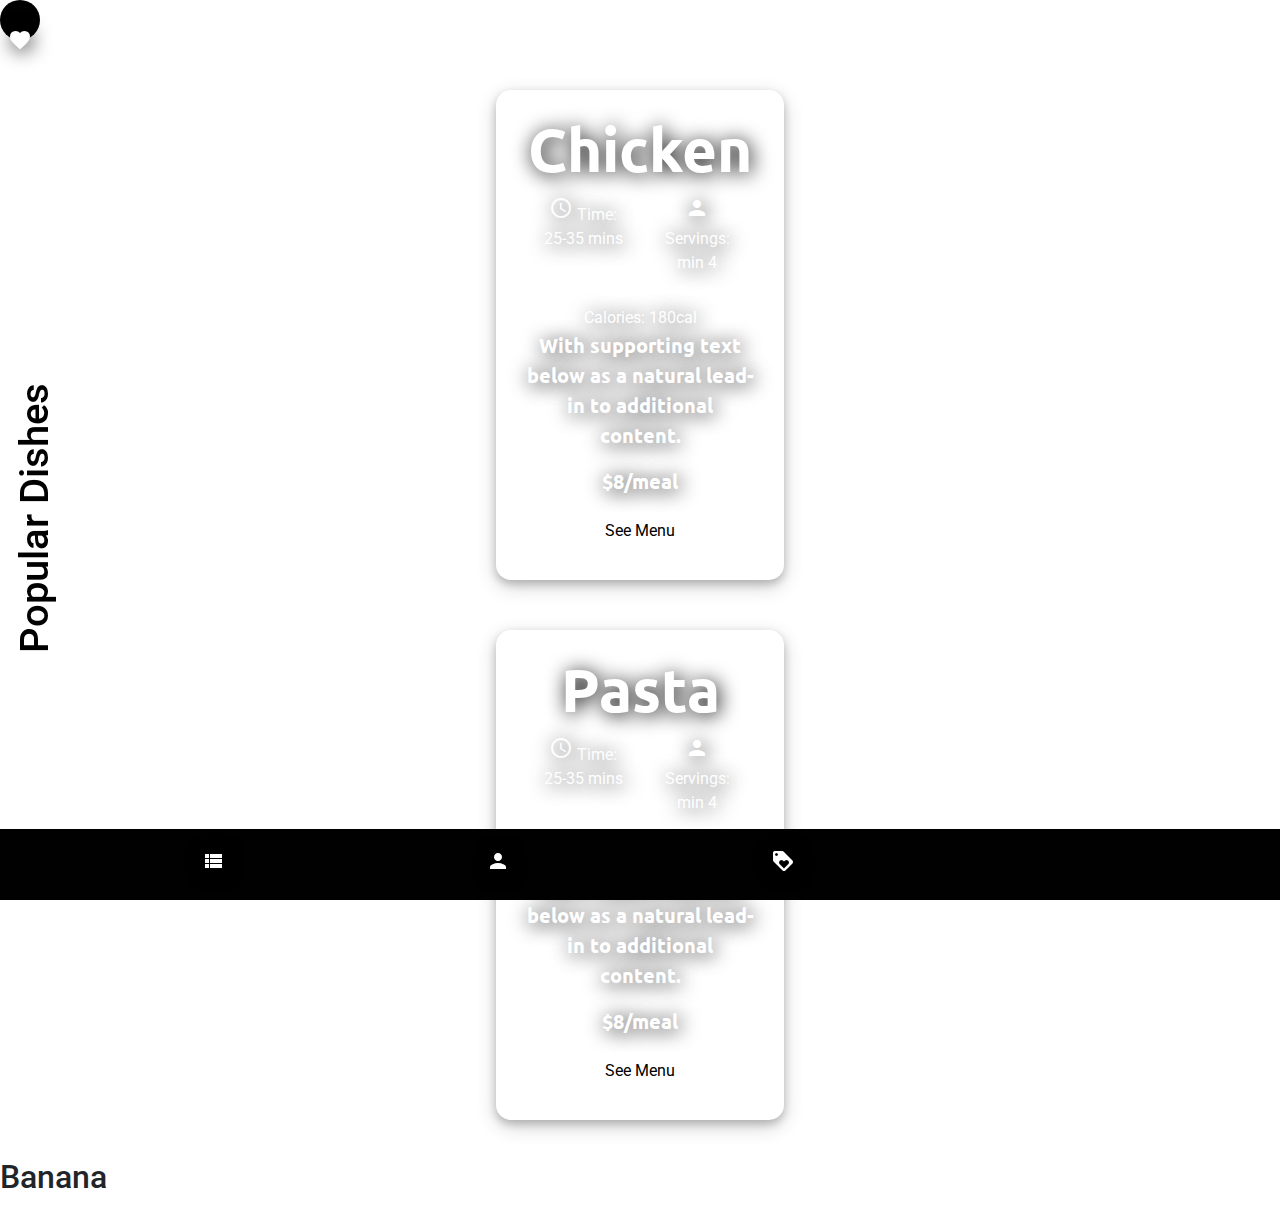
<file: index.html>
<!DOCTYPE html>
<html lang="en">
<head>
    <meta charset="UTF-8">
    <meta name="viewport" content="width=device-width, initial-scale=1.0">
    <meta http-equiv="X-UA-Compatible" content="ie=edge">
    <link rel="stylesheet" href="https://maxcdn.bootstrapcdn.com/bootstrap/4.0.0/css/bootstrap.min.css" integrity="sha384-Gn5384xqQ1aoWXA+058RXPxPg6fy4IWvTNh0E263XmFcJlSAwiGgFAW/dAiS6JXm" crossorigin="anonymous">
    <link rel="stylesheet" href="assets/css/style.css">
    <link href="https://fonts.googleapis.com/css?family=Ubuntu" rel="stylesheet">
    <link href="https://fonts.googleapis.com/icon?family=Material+Icons"
      rel="stylesheet">
    <link href="https://fonts.googleapis.com/css?family=Roboto|Ubuntu" rel="stylesheet">
    
    <title>Home</title>
</head>
<body>
  <!--current page-->
  <div class="view">
    <h4>
      Popular Dishes
    </h4>
    <div id="pageicon">
        <i id="centericon" class="material-icons">
            favorite
       </i>
    </div>
  </div>
    <!--Chicken-->
    
    <div class="card text-center" style="width: 18rem;">
        <div class="card-body">
              <h5 class="card-title">Chicken</h5>
          <div class="container">
                <div class="row">
                  <div class="col-sm">
                    <i class="material-icons">
                    access_time
                    </i>
                    Time:
                    25-35 mins
                  </div>
                  <div class="col-sm">
                        <i class="material-icons">
                                person
                                </i>
                    Servings: min 4
                  </div>
                  <div class="col-sm">
                    <i class="material-icons">
                      offline_bolt
                      </i>
                    Calories: 180cal
                  </div>
                </div>
              </div>
          <p class="card-text">With supporting text below as a natural lead-in to additional content.</p>
          <p>&#36;8/meal</p>
          <a href="chicken.html" class="btn btn-primary">See Menu</a>
        </div>
      </div>
     
     <!--steak-->
    
    <div class="card card-2 text-center" style="width: 18rem;">
      <div class="card-body">
            <h5 class="card-title">Pasta</h5>
        <div class="container">
              <div class="row">
                <div class="col-sm">
                  <i class="material-icons">
                  access_time
                  </i>
                  Time:
                  25-35 mins
                </div>
                <div class="col-sm">
                      <i class="material-icons">
                              person
                              </i>
                  Servings: min 4
                </div>
                <div class="col-sm">
                  <i class="material-icons">
                    offline_bolt
                    </i>
                  Calories: 180cal
                </div>
              </div>
            </div>
        <p class="card-text">With supporting text below as a natural lead-in to additional content.</p>
        <p>&#36;8/meal</p>
        <a href="chicken.html" class="btn btn-primary">See Menu</a>
      </div>
    </div>

<!-- menu-->
<div class="menu">
  <div class="container">
    <div class="row">
      <div class="col-sm c1">
        <i class="material-icons">
          view_list
          </i>
      </div>
      <div class="col-sm c1">
        <i class="material-icons">
          person
          </i>
      </div>
      <div class="col-sm c1">
        <i class="material-icons">
          loyalty
          </i>
      </div>
      <div class="col-sm c1">
        <i class="material-icons">
          notification_important
          </i>
      </div>
    
    </div>
  </div>
</div>
<!--current page-->
<div class="view">
  <h2>
    <br>
    Banana
  </h2>
</div>
</body>
</html>
</file>
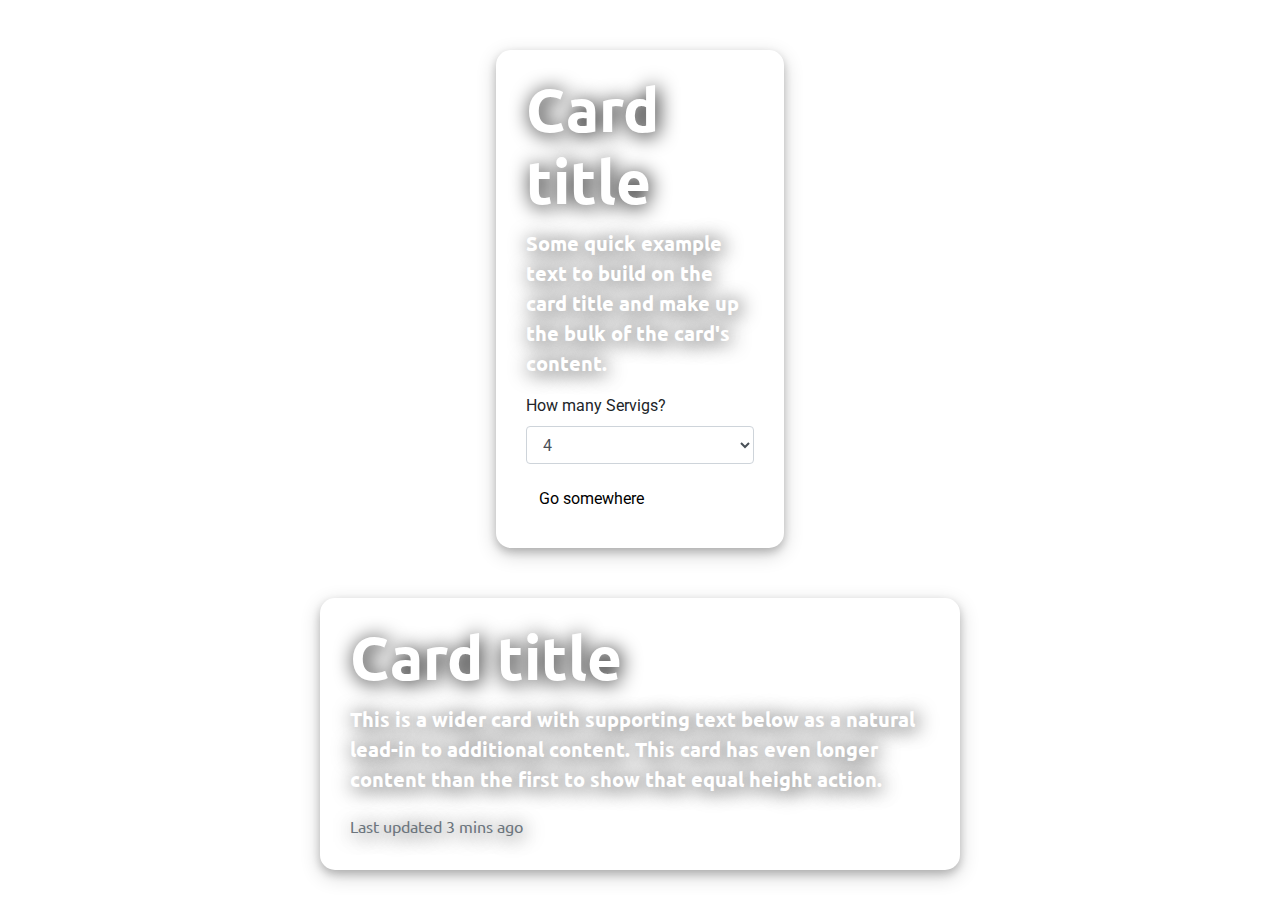
<file: chicken.html>
<!DOCTYPE html>
<html lang="en">
<head>
    <meta charset="UTF-8">
    <meta name="viewport" content="width=device-width, initial-scale=1.0">
    <meta http-equiv="X-UA-Compatible" content="ie=edge">
    <link rel="stylesheet" href="https://maxcdn.bootstrapcdn.com/bootstrap/4.0.0/css/bootstrap.min.css" integrity="sha384-Gn5384xqQ1aoWXA+058RXPxPg6fy4IWvTNh0E263XmFcJlSAwiGgFAW/dAiS6JXm" crossorigin="anonymous">
    <link rel="stylesheet" href="assets/css/style.css">
    <link href="https://fonts.googleapis.com/css?family=Ubuntu" rel="stylesheet">
    <link href="https://fonts.googleapis.com/icon?family=Material+Icons"
      rel="stylesheet">
      <link href="https://fonts.googleapis.com/css?family=Roboto|Ubuntu" rel="stylesheet">
    <title>Home</title>
</head>
<body>
    <!--Chicken-->
    
    <div class="card" style="width: 18rem;">
            
            <div class="card-body">
              <h5 class="card-title">Card title</h5>
              <p class="card-text">Some quick example text to build on the card title and make up the bulk of the card's content.</p>
              <form>
                    <div class="form-group">
                            <label for="exampleFormControlSelect1">How many Servigs?</label>
                            <select class="form-control" id="exampleFormControlSelect1">
                              <option>4</option>
                              <option>5</option>
                              <option>6</option>
                              <option>7</option>
                              <option>8</option>
                            </select> 
                    </div>

              </form>

              <a href="#" class="btn btn-primary">Go somewhere</a>
            </div>
          </div>

          <div class="card">
                <div class="card-body">
                  <h5 class="card-title">Card title</h5>
                  <p class="card-text">This is a wider card with supporting text below as a natural lead-in to additional content. This card has even longer content than the first to show that equal height action.</p>
                  <p class="card-text"><small class="text-muted">Last updated 3 mins ago</small></p>
                </div>
              </div>
</body>
</html>
</file>
<file: assets/css/style.css>
body{
    background-color:white;
}
.card{
    width: 150%;
    margin: auto;
    margin-top: 50px;
    width: 50%;
    border: 0px solid white;
    padding: 10px;
    box-shadow: 0 4px 8px 0 rgba(0, 0, 0, 0.2), 0 6px 20px 0 rgba(0, 0, 0, 0.19);
    border-radius: 15px;
    padding-top: 2px;
    background-color:white;
    
        background-size: 600px 600px;
        background-image: url("https://images.pexels.com/photos/40734/chicken-grilled-healthy-food-40734.jpeg?auto=compress&cs=tinysrgb&dpr=2&h=650&w=940");
        background-repeat: no-repeat;
        background-position:center;     
}

.card.card-2{
        background-size: 600px 600px;
        background-image: url("https://images.pexels.com/photos/14737/pexels-photo.jpg?auto=compress&cs=tinysrgb&dpr=2&h=650&w=940");
        background-repeat: no-repeat;
        background-position:center;
}
.btn{
    background-color: white;
    color: black;
    border-radius: 15px;
    border-color: white;
}

h5{
    font-family: 'Ubuntu', sans-serif;
    font-weight: bold;
    font-size: 60px;
    color: white;
    text-shadow: 2px 2px 20px #010101;
}

p{
    font-family: 'Ubuntu', sans-serif;
    font-weight: bold;
    font-size: 20px;
    color: white;
    text-shadow: 2px 2px 20px #010101;
}

.material-icons{
    color: white;
    text-shadow: 2px 2px 20px #010101;
}

a{
    font-family: 'Roboto', sans-serif;
    font-size: 20px;
    font-weight: bold;
}

.col-sm{
    color: white;
    text-shadow: 2px 2px 20px #010101;
}

.menu{
    bottom: 0px;
    position: fixed;
    background-color: #010101;
    width: 100%;
    padding-top: 20px;
    padding-bottom: 20px;
    align-content: center;
    text-align: center;
    
}

.container{
    align-content: center;  
}

.col-sm.c1{
   width: 25%;
   align-content: space-around;
   text-align: center;
   padding-left: 0%;
   padding-right: 0%;
   /* position: fixed; */
   background-color: #010101;
   
}

h4{
    transform: rotate(-90deg);
    font-size: 40px;
    color: #010101;
    position: fixed;
    left: -100px;
    bottom: 350px;
}

#pageicon{
    margin-right:20px;
    color: #010101;
    background-color: #010101;
    border-radius: 50%;
    width:40px;
    height:40px;
    align-content: center;
    text-align: center;
}

#centericon{
    margin-top: 8px;
    margin-left:-12px; 
    position: fixed;
    
}
</file>
